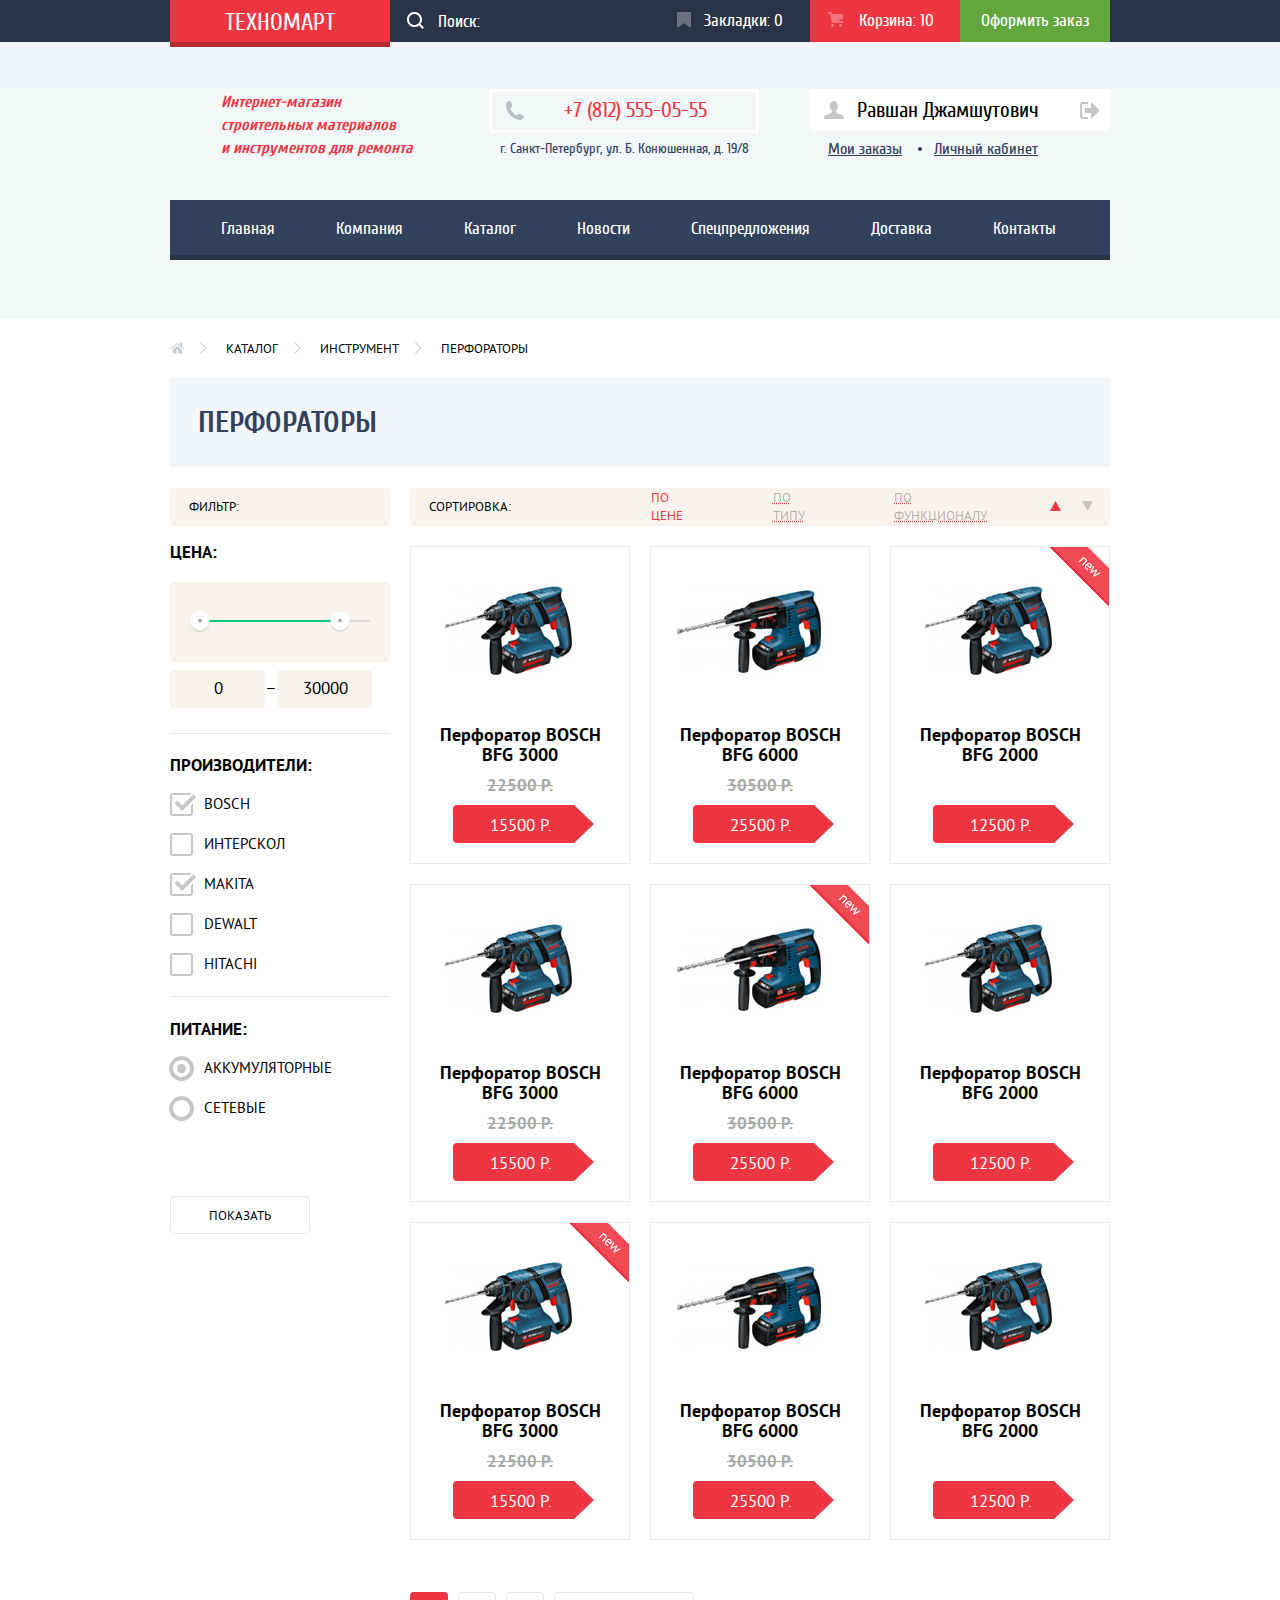
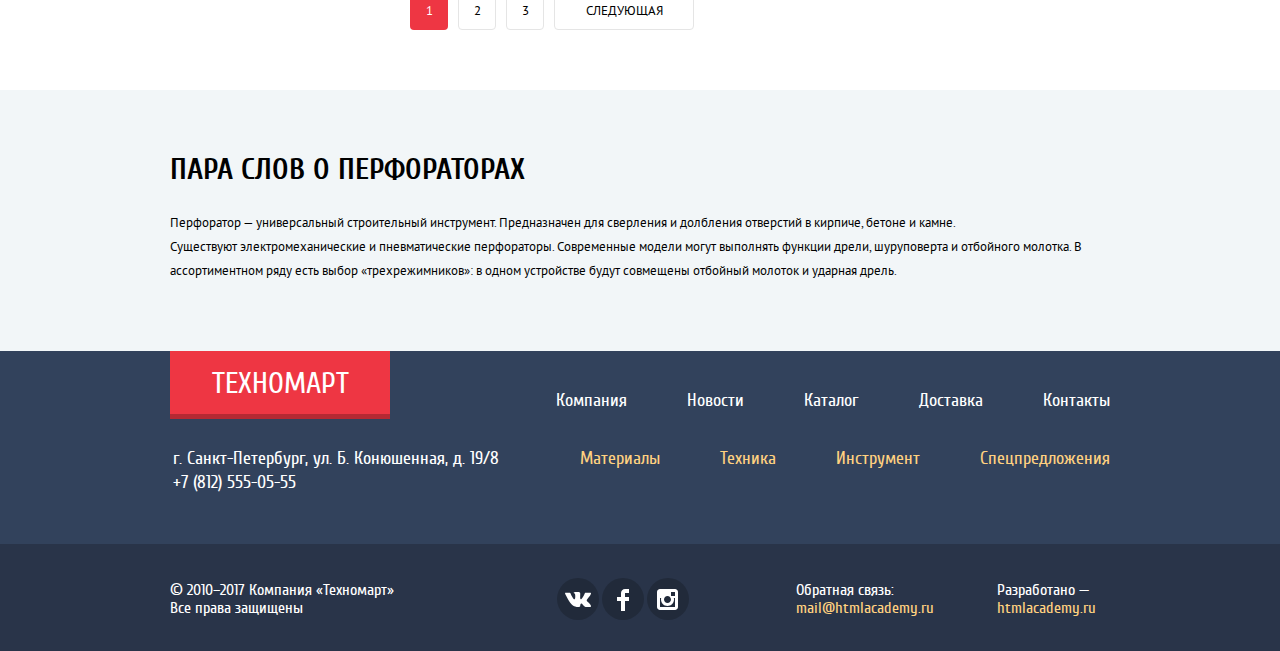
<file: catalog.html>
<!DOCTYPE html>
<html lang="ru">
  <head>
	<meta charset="UTF-8">
	<title>HTML Academy: Техномарт</title>
	<link rel="stylesheet" href="css/normalize-min.css">
	<link rel="stylesheet" href="css/style-min.css">
	<!-- <link rel="stylesheet" href="css/fonts.css" type="text/css"> -->
  </head>
  <body> 
  	<!-- SVG иконки - начало -->
  	<svg aria-hidden="true" style="position: absolute; width: 0; height: 0; overflow: hidden;" version="1.1" xmlns="http://www.w3.org/2000/svg" xmlns:xlink="http://www.w3.org/1999/xlink">
	<defs>
		<symbol id="icon-search" viewBox="0 0 32 32">
			<path d="M32 29.338l-6.667-6.667c1.811-2.342 2.903-5.32 2.903-8.553 0-0 0-0.001 0-0.001v0c0-7.797-6.321-14.118-14.118-14.118s-14.118 6.321-14.118 14.118c0 7.797 6.321 14.118 14.118 14.118v0c3.219 0 6.178-1.090 8.553-2.903l6.667 6.667 2.662-2.662zM3.765 14.118c0-5.709 4.644-10.353 10.353-10.353 5.707 0 10.353 4.644 10.353 10.353 0 5.707-4.646 10.353-10.353 10.353-5.715-0.006-10.347-4.638-10.353-10.352v-0.001z"></path>
		</symbol>
		<symbol  id="icon-bookmark" viewBox="0 0 28 32">
			<path d="M28 30c0 1.1-0.736 1.482-1.636 0.852l-10.726-7.53c-0.9-0.63-2.374-0.63-3.274 0l-10.728 7.53c-0.9 0.63-1.636 0.248-1.636-0.852v-28c0-1.1 0.9-2 2-2h24c1.1 0 2 0.9 2 2v28z"></path>
		</symbol>
		<symbol id="icon-cart" viewBox="0 0 32 32">
			<title>icon-cart</title>
			<path d="M12.8 28.8c0 1.767-1.433 3.2-3.2 3.2s-3.2-1.433-3.2-3.2c0-1.767 1.433-3.2 3.2-3.2s3.2 1.433 3.2 3.2z"></path>
			<path d="M29.867 28.8c0 1.767-1.433 3.2-3.2 3.2s-3.2-1.433-3.2-3.2c0-1.767 1.433-3.2 3.2-3.2s3.2 1.433 3.2 3.2z"></path>
			<path d="M32 4.267h-23.317l-0.9-4.267h-7.782v4.267h4.333l4.235 19.2h23.433v-4.267h-11.859l11.859-4.371z"></path>
		</symbol>
		<symbol id="icon-login" viewBox="0 0 38 32">
			<path d="M28 16l-16.706-16v11.294h-11.294v9.412h11.294v11.294z"></path>
			<path d="M31.974 28.254h-9.463v3.746h9.463c4.1 0 5.655-3.407 5.702-5.696v-20.604c-0.047-2.291-1.602-5.7-5.702-5.7h-9.463v3.746h9.463c1.579 0 1.867 1.282 1.901 1.99v20.525c-0.032 0.708-0.322 1.993-1.901 1.993z"></path>
		</symbol>
		<symbol id="icon-logout" viewBox="0 0 40 32">
			<path d="M39.529 16l-16.706-16v11.294h-11.294v9.412h11.294v11.294z"></path>
			<path d="M5.847 26.263v-20.525c0.034-0.708 0.322-1.99 1.901-1.99h9.463v-3.748h-9.463c-4.1 0-5.655 3.407-5.702 5.698v20.604c0.047 2.289 1.602 5.698 5.702 5.698h9.463v-3.746h-9.463c-1.579 0-1.867-1.286-1.901-1.992z"></path>
		</symbol>
		<symbol id="icon-user" viewBox="0 0 36 32">
			<path d="M31.788 25.184c-3.812-1.307-7.566-2.962-9.257-4.249-1.168-0.891-1.369-2.876-0.919-4.293 1.988-1.605 3.314-4.404 3.314-7.605 0-4.99-3.2-9.036-7.148-9.036s-7.148 4.046-7.148 9.036c0 3.202 1.326 5.998 3.312 7.604 0.45 1.419 0.251 3.404-0.919 4.295-1.689 1.287-5.445 2.94-9.257 4.249s-3.765 6.816-3.765 6.816h35.556s0.044-5.509-3.767-6.816z"></path>
		</symbol>
		<symbol id="icon-home" viewBox="0 0 40 32">
			<path d="M8 21.333v10.667h10.667v-10.667h5.333v10.667h10.667v-10.667l-13.333-11.957z"></path>
			<path d="M39.549 16.973l-4.883-4.304v-12.669h-5.333v7.965l-7.115-6.272c-0.053-0.045-0.115-0.061-0.171-0.099-0.062-0.046-0.132-0.087-0.206-0.122l-0.008-0.003c-0.072-0.026-0.157-0.048-0.245-0.063l-0.009-0.001c-0.083-0.016-0.163-0.032-0.248-0.032-0.083 0-0.163 0.016-0.245 0.032-0.095 0.015-0.181 0.038-0.262 0.070l0.008-0.003c-0.075 0.029-0.141 0.077-0.213 0.123-0.056 0.037-0.12 0.053-0.171 0.099l-17.328 15.28c-0.275 0.246-0.447 0.601-0.447 0.997 0 0.735 0.593 1.331 1.327 1.336h0c0.001 0 0.002 0 0.004 0 0.338 0 0.646-0.126 0.88-0.334l-0.001 0.001 16.448-14.501 16.451 14.501c0.225 0.178 0.513 0.286 0.826 0.286 0.738 0 1.336-0.598 1.336-1.336 0-0.371-0.152-0.707-0.396-0.95l-0-0z"></path>
		</symbol>
		<symbol id="icon-up-dir" viewBox="0 0 35 32">
			<path d="M17.6 0l-17.6 32h35.2z"></path>
		</symbol>
		<symbol id="icon-down-dir" viewBox="0 0 35 32">
			<path d="M17.6 32l-17.6-32h35.2z"></path>
		</symbol>
		<symbol id="icon-close" viewBox="0 0 32 32">
			<path d="M20.226 16l11.31-11.31c0.593-0.593 0.593-1.562 0-2.155l-2.071-2.071c-0.593-0.593-1.562-0.593-2.155 0l-11.31 11.31-11.31-11.31c-0.593-0.593-1.562-0.593-2.155 0l-2.071 2.071c-0.593 0.593-0.593 1.562 0 2.155l11.31 11.31-11.308 11.31c-0.593 0.593-0.593 1.562 0 2.155l2.071 2.071c0.593 0.593 1.562 0.593 2.155 0l11.31-11.31 11.31 11.31c0.593 0.593 1.562 0.593 2.155 0l2.071-2.071c0.593-0.593 0.593-1.562 0-2.155z"></path>
		</symbol>
		<symbol id="icon-checkmark" viewBox="0 0 32 32">
			<path fill="#63a63e" d="M32 16c0 8.837-7.163 16-16 16s-16-7.163-16-16c0-8.837 7.163-16 16-16s16 7.163 16 16z"></path>
			<path fill="#fff" d="M24.068 10.214c-0.088-0.087-0.209-0.141-0.343-0.141s-0.255 0.054-0.343 0.141l-8.94 8.94c-0.088 0.087-0.209 0.141-0.343 0.141s-0.255-0.054-0.343-0.141l-3.947-3.946c-0.088-0.087-0.209-0.141-0.343-0.141s-0.255 0.054-0.343 0.141l-1.714 1.714c-0.087 0.088-0.141 0.209-0.141 0.343s0.054 0.255 0.141 0.343l6.346 6.347c0.088 0.087 0.209 0.141 0.343 0.141s0.255-0.054 0.343-0.141l11.34-11.34c0.087-0.088 0.141-0.209 0.141-0.343s-0.054-0.255-0.141-0.343l-1.714-1.714z"></path>
		</symbol>
		<symbol id="icon-filter-range" viewBox="0 0 20 23" >
			<path opacity="0.3" fill="#ABABAB" d="M10,20C4.477,20,0,15.522,0,10v2c0,5.522,4.477,10,10,10c5.522,0,10-4.478,10-10v-2 C20,15.522,15.522,20,10,20z"/>
		<circle fill="#FFFFFF" cx="10" cy="10" r="10"/>
		<circle fill="#ABABAB" cx="10" cy="10" r="2"/>
</symbol>

	</defs>
	</svg>
	<!-- SVG иконки - конец -->
	<header class="header">

		<section class="header-upper-section">
			<div class="wrapper">
				<div class="header-top">
					<h2 class="visually-hidden">Интернет-магазин Техномарт</h2>
					<a class="header-logo" href="index.html">Техномарт</a>
					<form class="header-search-form">
						<input class="header-search" is="header-search" type="search" placeholder="Поиск:">
						<svg class="icon-search">
 							 <use class="icon-search-mg" xlink:href="#icon-search"></use>
						</svg>
					</form> 
					<a class="header-shortcuts header-bookmarks" href="#"><svg class="header-icon icon-bookmark"><use xlink:href="#icon-bookmark"></use></svg>Закладки: 0</a>
					<a class="header-shortcuts header-shortcut-full header-cart" href="#"><svg class="header-icon icon-cart"><use xlink:href="#icon-cart"></use></svg>Корзина: 10</a>
					<a class="header-shortcuts header-place-order" href="#">Оформить заказ</a>
				 </div>
			</div>
		</section>

		<section class="header-lower-section">
			<div class="wrapper">
				<div class="header-middle">
					<h1 class="header-caption">Интернет-магазин строительных материалов <span class="nowrap">и инструментов для ремонта</span></h1>
					<div class="header-contact-info">
						<span class="header-phone">+7 (812) 555-05-55</span>
						г. Санкт-Петербург, ул. Б. Конюшенная, д. 19/8
					</div>
					<div class="header-profile">
						<a class="header-profile-user" href="#">
							<svg class="header-profile-icon icon-user"><use xlink:href="#icon-user"></use></svg>
							Равшан Джамшутович
							<svg class="header-profile-icon icon-logout"><use xlink:href="#icon-logout"></use></svg>
						</a>
						<a class="header-profile-link" href="my-orders.html">Мои заказы</a>
						<a class="header-profile-link" href="dashboard.html">Личный кабинет</a>					
					</div>
				</div>
			</div>
				<div class="wrapper">
					<nav class="main-menu">
						<a class="menu-item" href="index.html">Главная</a>
						<a class="menu-item" href="about-us.html">Компания</a>
						<a class="menu-item" href="catalog.html">Каталог</a>
						<a class="menu-item" href="news.html">Новости</a>
						<a class="menu-item" href="offers.html">Спецпредложения</a>
						<a class="menu-item" href="delivery.html">Доставка</a>
						<a class="menu-item" href="contacts.html">Контакты</a>
					</nav>
				</div>	
		</section>
	</header>


	<main class="main">
		<div class="wrapper">
			<section class="breadcrumbs">
				<h2 class="visually-hidden">Древо категорий</h2>
				<ul class="breadcrumbs-list list-style-none">
					<li><a class="breadcrumbs-link" href="index.html"><svg class="icon-home"><use xlink:href="#icon-home"></use></svg></a></li>	
					<li><a  class="breadcrumbs-link" href="catalog.html">Каталог</a></li>
					<li><a  class="breadcrumbs-link" href="catalog-tools.html">Инструмент</a></li>
					<li><a  class="breadcrumbs-link" href="catalog-tools-perforator.html">Перфораторы</a></li>
				</ul>
			</section>
			<h2 class="current-category">Перфораторы</h2>
			<div class="main-block">
				<section class="filter-section">
				    <h2 class="visually-hidden">Фильтр товаров</h2>
			  		<!-- Форма -->
				    <form class="filter" method="get" action="#">
				         <h4 class="filter-header">Фильтр:</h4> 
				         <fieldset class="filter-fieldset"> 
				         		<legend class="filter-legend filter-legend-price">Цена:</legend>
				         		<div class="price-range">
				         			<svg class="icon-filter-range icon-filter-min"><use xlink:href="#icon-filter-range"></use></svg>
				         			<svg class="icon-filter-range icon-filter-max"><use xlink:href="#icon-filter-range"></use></svg>
				         			<div class="filter-range-active"></div>
				         			<div class="filter-range-inactive"></div>
				         		</div>
				         		<div class="price-range-list">
				         			<input class="filter-price-input" value="0" type="number">&ndash;
				         			<input class="filter-price-input" value="30000" type="number">
				         		</div>
				         </fieldset>
				         <fieldset class="filter-fieldset brands-fieldset">
				         		<legend class="filter-legend filter-legend-brands">Производители:</legend>
				         			<input class="visually-hidden filter-input filter-checkbox" type="checkbox" name="filter-item-bosch" id="filter-label-bosch" checked>
							<label class="filter-option-label" for="filter-label-bosch">BOSCH</label>
				         			<input class="visually-hidden filter-input filter-checkbox" type="checkbox" name="filetr-item-interskol" id="filter-label-interskol">
				         			<label class="filter-option-label" for="filter-label-interskol">Интерскол</label>
				         			<input class="visually-hidden filter-input filter-checkbox" type="checkbox" name="filter-item-makita" id="filter-label-makita" checked>
				         			<label class="filter-option-label" for="filter-label-makita">makita</label>
				         			<input class="visually-hidden filter-input filter-checkbox" type="checkbox" name="filter-item-dewalt" id="filter-label-dewalt">
				         			<label class="filter-option-label" for="filter-label-dewalt">DeWALT</label>
				         			<input class="visually-hidden filter-input filter-checkbox" type="checkbox" name="filter-item-hitachi" id="filter-label-hitachi">
				         			<label class="filter-option-label" for="filter-label-hitachi">Hitachi</label>
				         </fieldset>
				         <fieldset class="filter-fieldset power-fieldset">
				         		<legend class="filter-legend filter-legend-power">Питание:</legend>
				         			<input class="visually-hidden filter-input filter-radiobutton" type="radio" name="filter-power" id="filter-power-cordless" checked>
				         			<label class="filter-option-label" for="filter-power-cordless">Аккумуляторные</label>
				         			<input class="visually-hidden filter-input filter-radiobutton" type="radio" name="filter-power" id="filter-power-wired">
				         			<label class="filter-option-label" for="filter-power-wired">Сетевые</label>
				         </fieldset>
				         <button type="submit" class="catalog-button filter-button">Показать</button>
				    </form>
				<!-- Конец формы -->
				</section>
				<section class="catalog">
					<div class="catalog-sort">
						<h4 class="catalog-sort-header">Сортировка:</h4> <!-- .catalog h4 -->
							<a class="sort-parameter sort-parameter-selected" href="#by-price">По цене</a>
							<a class="sort-parameter sort-parameter-general" href="#by-type">По типу</a>
							<a class="sort-parameter sort-parameter-general" href="#by-function">По функционалу</a>
							<a class="icon-dir dir-active" href="#ascending">
								<svg class="catalog-icon icon-up-dir"><use xlink:href="#icon-up-dir"></use></svg>
							</a>
							<a class="icon-dir dir-inactive" href="#descending">
								<svg class="catalog-icon icon-down-dir"><use xlink:href="#icon-down-dir"></use></svg>
							</a>
					</div>
					<ul class="catalog-items-list list-style-none"> 
						
						<li class="item">
							<div class="item-wrapper">
								<div class="item-image">
									<img src="img/bosch-bfg-3000.jpg" alt="Перфоратор BOSCH BFG 3000" width="218" height="169">
								</div>
								<h3 class="item-caption">Перфоратор BOSCH BFG 3000</h3>
								<span class="old-price">22500 Р.</span>
								<button class="price button" type="button">15500 Р.</button>
								<div class="catalog-item-on-hover">
									<a href="#" class="button-add-to-cart"><svg class="hover-icon icon-button-cart"><use xlink:href="#icon-cart"></use></svg>Купить</a>
									<button type="button" class="button-bookmark">В закладки</button>
								</div>
							</div>
						</li>
						<li class="item">
							<div class="item-wrapper">
								<div class="item-image">
									<img src="img/bosch-bfg-6000.jpg" alt="Перфоратор BOSCH BFG 6000" width="218" height="169">
								</div>
								<h3 class="item-caption">Перфоратор BOSCH BFG 6000</h3>
								<span class="old-price">30500 Р.</span>
								<button class="price button" type="button">25500 Р.</button>
								<div class="catalog-item-on-hover">
									<a href="#" class="button-add-to-cart"><svg class="hover-icon icon-button-cart"><use xlink:href="#icon-cart"></use></svg>Купить</a>
									<button type="button" class="button-bookmark">В закладки</button>
								</div>
							</div>
						</li>
						<li class="item item-new">
							<div class="item-wrapper">
								<div class="item-image">
									<img src="img/bosch-bfg-2000.jpg" alt="Перфоратор BOSCH BFG 2000" width="218" height="169">
								</div>
								<h3 class="item-caption">Перфоратор BOSCH BFG 2000</h3>
								<span class="old-price"></span>
								<button class="price button" type="button">12500 Р.</button>
								<div class="catalog-item-on-hover">
									<a href="#" class="button-add-to-cart"><svg class="hover-icon icon-button-cart"><use xlink:href="#icon-cart"></use></svg>Купить</a>
									<button type="button" class="button-bookmark">В закладки</button>
								</div>
							</div>
						</li>
						<li class="item">
							<div class="item-wrapper">
								<div class="item-image">
									<img src="img/bosch-bfg-3000.jpg" alt="Перфоратор BOSCH BFG 3000" width="218" height="169">
								</div>
								<h3 class="item-caption">Перфоратор BOSCH BFG 3000</h3>
								<span class="old-price">22500 Р.</span>
								<button class="price button" type="button">15500 Р.</button>
								<div class="catalog-item-on-hover">
									<a href="#" class="button-add-to-cart"><svg class="hover-icon icon-button-cart"><use xlink:href="#icon-cart"></use></svg>Купить</a>
									<button type="button" class="button-bookmark">В закладки</button>
								</div>
							</div>
						</li>
						<li class="item item-new">
							<div class="item-wrapper">
								<div class="item-image">
									<img src="img/bosch-bfg-6000.jpg" alt="Перфоратор BOSCH BFG 6000" width="218" height="169">
								</div>
								<h3 class="item-caption">Перфоратор BOSCH BFG 6000</h3>
								<span class="old-price">30500 Р.</span>
								<button class="price button" type="button">25500 Р.</button>
								<div class="catalog-item-on-hover">
									<a href="#" class="button-add-to-cart"><svg class="hover-icon icon-button-cart"><use xlink:href="#icon-cart"></use></svg>Купить</a>
									<button type="button" class="button-bookmark">В закладки</button>
								</div>
							</div>
						</li>
						<li class="item">
							<div class="item-wrapper">
								<div class="item-image">
									<img src="img/bosch-bfg-2000.jpg" alt="Перфоратор BOSCH BFG 2000" width="218" height="169">
								</div>
								<h3 class="item-caption">Перфоратор BOSCH BFG 2000</h3>
								<span class="old-price"></span>
								<button class="price button" type="button">12500 Р.</button>
								<div class="catalog-item-on-hover">
									<a href="#" class="button-add-to-cart"><svg class="hover-icon icon-button-cart"><use xlink:href="#icon-cart"></use></svg>Купить</a>
									<button type="button" class="button-bookmark">В закладки</button>
								</div>
							</div>
						</li>
						<li class="item item-new">
							<div class="item-wrapper">
								<div class="item-image">
									<img src="img/bosch-bfg-3000.jpg" alt="Перфоратор BOSCH BFG 3000" width="218" height="169">
								</div>
								<h3 class="item-caption">Перфоратор BOSCH BFG 3000</h3>
								<span class="old-price">22500 Р.</span>
								<button class="price button" type="button">15500 Р.</button>
								<div class="catalog-item-on-hover">
									<a href="#" class="button-add-to-cart"><svg class="hover-icon icon-button-cart"><use xlink:href="#icon-cart"></use></svg>Купить</a>
									<button type="button" class="button-bookmark">В закладки</button>
								</div>
							</div>
						</li>
						<li class="item">
							<div class="item-wrapper">
								<div class="item-image">
									<img src="img/bosch-bfg-6000.jpg" alt="Перфоратор BOSCH BFG 6000" width="218" height="169">
								</div>
								<h3 class="item-caption">Перфоратор BOSCH BFG 6000</h3>
								<span class="old-price">30500 Р.</span>
								<button class="price button" type="button">25500 Р.</button>
								<div class="catalog-item-on-hover">
									<a href="#" class="button-add-to-cart"><svg class="hover-icon icon-button-cart"><use xlink:href="#icon-cart"></use></svg>Купить</a>
									<button type="button" class="button-bookmark">В закладки</button>
								</div>
							</div>
						</li>
						<li class="item">
							<div class="item-wrapper">
								<div class="item-image">
									<img src="img/bosch-bfg-2000.jpg" alt="Перфоратор BOSCH BFG 2000" width="218" height="169">
								</div>
								<h3 class="item-caption">Перфоратор BOSCH BFG 2000</h3>
								<span class="old-price"></span>
								<button class="price button" type="button">12500 Р.</button>
								<div class="catalog-item-on-hover">
									<a href="#" class="button-add-to-cart"><svg class="hover-icon icon-button-cart"><use xlink:href="#icon-cart"></use></svg>Купить</a>
									<button type="button" class="button-bookmark">В закладки</button>
								</div>
							</div>
						</li>
					</ul>
					<ul class="pagination-list list-style-none"> 
						<li><button class="catalog-button pagination-selected" type="button">1</button></li> 
						<li><button class="catalog-button pagination" type="button">2</button></li> 
						<li><button class="catalog-button pagination" type="button">3</button></li> 
						<li><button class="catalog-button pagination pagination-next" type="button">Следующая</button></li> 
					</ul> 
				</section>
			</div>
		</div>
		<section class="category-details">
			<div class="wrapper">
				<h2 class="category-details-header">Пара слов о перфораторах</h2>
				<p class="category-details-paragraph"> Перфоратор — универсальный строительный инструмент. Предназначен для сверления и долбления отверстий в кирпиче, бетоне и камне. <br>Cуществуют электромеханические и пневматические перфораторы. Современные модели могут выполнять функции дрели, шуруповерта и отбойного молотка. В ассортиментном ряду есть выбор «трехрежимников»: в одном устройстве будут совмещены отбойный молоток и ударная дрель.</p>
			</div>
		</section>
	</main>


	<footer class="footer">
		<div class="footer-top">
			<div class="wrapper">
				<div class="footer-top-contents">
					<div class="footer-info-section">
						<a class="footer-logo" href="">Техномарт</a>
						<p class="footer-contact-info">г. Санкт-Петербург, ул. Б. Конюшенная, д. 19/8<br>
							   +7 (812) 555-05-55</p>
					</div>
					<div class="footer-menu-section">
						<ul class="footer-general-menu footer-menu list-style-none">
							<li><a class="footer-menu-link" href="about-us.html">Компания</a></li>
							<li><a class="footer-menu-link" href="news.html">Новости</a></li>
							<li><a class="footer-menu-link" href="catalog.html">Каталог</a></li>
							<li><a class="footer-menu-link" href="delivery.html">Доставка</a></li>
							<li><a class="footer-menu-link" href="contacts.html">Контакты</a></li>
						</ul>
						<ul class="footer-catalog-menu footer-menu list-style-none">
							<li><a class="footer-menu-link footer-catalog-link" href="catalog-materials.html">Материалы</a></li>
							<li><a class="footer-menu-link footer-catalog-link" href="catalog-heavy-machinery.html">Техника</a></li>
							<li><a class="footer-menu-link footer-catalog-link" href="catalog-tools.htms">Инструмент</a></li>
							<li><a class="footer-menu-link footer-catalog-link" href="catalog-sale.html">Спецпредложения</a></li>
						</ul>
					</div>
				</div>
			</div>
		</div>

		<div class="footer-bottom">
			<div class="wrapper">
				<div class="footer-bottom-contents">
					<p class="footer-copyright">© 2010–2017 Компания «Техномарт»<br>
							Все права защищены
					</p>	
					
					<div class="footer-social-links">
						<a class="social social-vk" href="https://vk.com/">ВКонтакте</a>
						<a class="social social-fb" href="https://facebook.com/">Facebook</a>
						<a class="social social-ig" href="https://instagram.com/">Instagram</a>
					</div>
						
					<p class="footer-feedback">Обратная связь:<br>
						<a class="footer-link" href="mailto:mail@htmlacademy.ru">mail@htmlacademy.ru</a>
					</p>
					<p class="footer-dev">Разработано — <br>
						<a class="footer-link" href="http://htmlacademy.ru/intensive/htmlcss">htmlacademy.ru</a>
					</p>
				</div>
			</div>
		</div>
	</footer>
	
	<div class="popup display-none purchase-popup">
		<div class="popup-wrapper">
			<svg class="icon-checkmark"><use xlink:href="#icon-checkmark"></use></svg>
			<div class="purchase-message">Товар добавлен в корзину!</div>
		</div>
		<div class="popup-button-field">
			<div class="popup-wrapper">
				<button class="button purchase-checkout-button">Оформить заказ</button>
				<button class="button purchase-continue-button">Продолжить покупки</button>
			</div>
		</div>
		<a href="#close"><svg class="purchase-close icon-popup-close"><use xlink:href="#icon-close"></use></svg></a>
	</div>

	<script src="js/scripts-min.js"></script>
  </body>
</html>
</file>
<file: css/style-min.css>
/*! Generated by Font Squirrel (https://www.fontsquirrel.com) on June 20, 2018 */.featured-category-list,.header-middle,.header-profile{-webkit-box-orient:horizontal;-webkit-box-direction:normal}.catalog-item-on-hover,.featured-category-list,.header-middle,.header-profile,.popular-brands-list{-webkit-box-direction:normal}.brand,.brand-link,.map,.purchase-message,.social{vertical-align:middle}@font-face{font-family:Cuprum;src:url(../fonts/cuprum-regular-webfont.woff2) format("woff2"),url(../fonts/cuprum-regular-webfont.woff) format("woff");font-weight:400;font-style:normal}@font-face{font-family:Cuprum;src:url(../fonts/cuprum-bold-webfont.woff2) format("woff2"),url(../fonts/cuprum-bold-webfont.woff) format("woff");font-weight:700;font-style:normal}@font-face{font-family:"PT Sans";src:url(../fonts/pts55f-webfont.woff2) format("woff2"),url(../fonts/pts55f-webfont.woff) format("woff");font-weight:400;font-style:normal}@font-face{font-family:"PT Sans";src:url(../fonts/pts75f-webfont.woff2) format("woff2"),url(../fonts/pts75f-webfont.woff) format("woff");font-weight:700;font-style:normal}body{margin:0 auto;padding:0;min-width:960px;font-family:Cuprum,Tahoma,sans-serif;font-size:18px;line-height:24px;font-weight:400;color:#fff;background-color:#fff}*,::after,::before{-webkit-box-sizing:border-box;box-sizing:border-box}.visually-hidden:not(:focus):not(:active),input[type=checkbox].visually-hidden,input[type=radio].visually-hidden{position:absolute;width:1px;height:1px;margin:-1px;border:0;padding:0;white-space:nowrap;-webkit-clip-path:inset(100%);clip-path:inset(100%);clip:rect(0 0 0 0);overflow:hidden}.button,.header-logo{padding-top:11px;color:#fff;text-transform:uppercase;text-decoration:none;text-align:center}.display-none{display:none}.list-style-none{list-style:none}.wrapper{width:940px;margin:0 auto}.button{display:block;width:10px;height:38px;background-color:#ee3643;font-size:14px;line-height:18px;border:none;-webkit-border-radius:4px;border-radius:4px}.button:focus,.button:hover{background-color:#ca2c37}.button:active{background-color:#ba2732}.header{background-color:#f2f6f8}.header-upper-section{background-color:#293449;margin-bottom:47px}.header-top{display:-webkit-box;display:-webkit-flex;display:-ms-flexbox;display:flex;height:42px}.header-logo{width:220px;padding-bottom:10px;margin:0;background-color:#ee3643;font-size:24px;line-height:24px;-webkit-box-shadow:0 5px 0 #b52933;box-shadow:0 5px 0 #b52933}.header-logo:focus,.header-logo:hover{background-color:#ca2c37}.header-logo:active{background-color:#ba2732}.header-search-form{position:relative}.icon-bookmark,.icon-cart,.icon-search{position:absolute;top:12px}.header-search{width:270px;height:100%;margin:0;padding-left:48px;border:none;color:#fff;background-color:#293449}.icon-search{width:17px;height:17px;left:17px;fill:#fff}.header-search::-webkit-input-placeholder{color:#fff;font-size:17px;opacity:1}.header-search:-ms-input-placeholder{color:#fff;font-size:17px;opacity:1}.header-search::-ms-input-placeholder{color:#fff;font-size:17px;opacity:1}.header-search::-moz-placeholder{color:#fff;font-size:17px;opacity:1}.header-search::placeholder{color:#fff;font-size:17px;opacity:1}.header-search:hover{background-color:#212a3a}.header-search:hover:not(:focus)+svg .icon-search-mg{opacity:.5}.header-search:focus{padding-left:48px;background-color:#fff;color:#000;outline:0}.header-search:focus+svg .icon-search-mg{fill:#ee3643}.header-icon{fill:#fff;opacity:.3}.icon-bookmark{left:17px;width:14px;height:16px}.icon-cart{left:18px;width:15px;height:15px}.header-shortcuts{position:relative;padding-top:12px;color:#fff;font-size:17px;line-height:18px;text-decoration:none}.header-bookmarks,.header-cart{width:150px}.header-bookmarks{padding-left:44px}.header-cart{padding-left:49px}.header-shortcuts:focus,.header-shortcuts:hover{background-color:#161d29}.header-shortcuts:focus .header-icon,.header-shortcuts:hover .header-icon{opacity:1}.header-shortcuts:active .header-icon,.menu-item:active{opacity:.5}.header-shortcuts:active{color:rgba(255,255,255,.6)}.header-shortcut-full{background-color:#ee3643}.header-shortcut-full:focus,.header-shortcut-full:hover{background-color:#ca2c37}.header-shortcut-full:active{background-color:#ba2732;color:rgba(255,255,255,.5)}.header-place-order{width:150px;padding-left:0;text-align:center;background-color:#63a63e}.header-place-order:focus,.header-place-order:hover{background-color:#5fbb2d}.header-place-order:active{background-color:#518534;opacity:.5}.header-lower-section{background-color:#f3f7f8;margin-bottom:40px;border-bottom:1px solid transparent}.header-middle{display:-webkit-box;display:-webkit-flex;display:-ms-flexbox;display:flex;margin-bottom:39px;-webkit-flex-flow:row wrap;-ms-flex-flow:row wrap;flex-flow:row wrap;-webkit-box-pack:end;-webkit-justify-content:flex-end;-ms-flex-pack:end;justify-content:flex-end;-webkit-box-align:start;-webkit-align-items:flex-start;-ms-flex-align:start;align-items:flex-start}.header-caption{display:block;margin:2px 0 0;padding-left:6px;width:185px;color:#ee3643;font-size:16px;line-height:23px;font-style:italic}.nowrap{white-space:nowrap}.header-contact-info{display:block;width:270px;margin-right:51px;margin-left:89px;color:#32425c;font-size:14px;line-height:24px;text-align:center}.header-phone,.header-profile-user,.profile-logged-out{font-size:21px;line-height:21px}.header-phone{display:block;padding-left:23px;padding-top:8px;padding-bottom:9px;margin-bottom:4px;color:#ee3643;background-image:url(../img/icon-phone.svg);background-repeat:no-repeat;background-position:13px 9px;text-transform:uppercase;border:3px solid #fff}.header-profile{display:-webkit-box;display:-webkit-flex;display:-ms-flexbox;display:flex;-webkit-flex-basis:300px;-ms-flex-preferred-size:300px;flex-basis:300px;width:300px;-webkit-flex-flow:row wrap;-ms-flex-flow:row wrap;flex-flow:row wrap;-webkit-box-pack:start;-webkit-justify-content:flex-start;-ms-flex-pack:start;justify-content:flex-start}.profile-logged-out{padding-top:11px;padding-bottom:11px;text-align:center;background-color:#fff;color:#000;text-decoration:none}.header-login{position:relative;width:120px;padding-left:20px;margin-left:20px}.icon-login{position:absolute;top:13px;left:13px;width:20px;height:17px;fill:#c5c5c5}.header-login:focus .icon-login,.header-login:hover .icon-login{fill:#32425c}.header-login:active .icon-login,.header-profile-icon{fill:#c5c5c5}.header-signup{width:150px;margin-left:10px}.profile-logged-out:focus,.profile-logged-out:hover{color:#ee3643}.profile-logged-out:active{color:rgba(0,0,0,.3)}.header-profile-user{position:relative;width:100%;padding:11px 47px 10px;margin-bottom:9px;background-color:#fff;color:#000;text-decoration:none}.icon-user{position:absolute;top:12px;left:14px;width:20px;height:18px}.icon-logout{position:absolute;top:13px;right:10px;width:21px;height:17px}.header-profile-user:focus,.header-profile-user:hover{color:#ee3643}.header-profile-user:focus .header-profile-icon,.header-profile-user:hover .header-profile-icon{fill:#32425c}.header-profile-user:active .header-profile-icon{fill:#c5c5c5}.header-profile-user:active{color:rgba(0,0,0,.3)}.header-profile-link{padding-left:18px;padding-right:14px;color:#32425c;font-size:16px;line-height:18px;text-decoration:underline}.featured-button,.item-wrapper,.menu-item{text-decoration:none}.header-profile-link:last-child{position:relative}.header-profile-link:last-child::before{position:absolute;top:7px;left:2px;content:"";display:block;width:4px;height:4px;-webkit-border-radius:50%;border-radius:50%;background-color:#32425c}.featured,.main-menu{display:-webkit-box;display:-webkit-flex;display:-ms-flexbox}.header-profile-link:focus,.header-profile-link:hover{color:#ee3643}.header-profile-link:active{color:rgba(50,66,92,.3)}.main-menu{display:flex;-webkit-flex-basis:940px;-ms-flex-preferred-size:940px;flex-basis:940px;margin-bottom:60px;padding-left:21px;padding-right:24px;height:60px;-webkit-box-pack:justify;-webkit-justify-content:space-between;-ms-flex-pack:justify;justify-content:space-between;-webkit-box-align:stretch;-webkit-align-items:stretch;-ms-flex-align:stretch;align-items:stretch;background-color:#32425c;border-bottom:5px solid #293449}.menu-item{-webkit-box-flex:1;-webkit-flex-grow:1;-ms-flex-positive:1;flex-grow:1;padding-top:20px;color:#fff;font-size:17px;line-height:17px;text-align:center}.menu-item:focus,.menu-item:hover{background-color:#293449}.main{background-color:#fff}.featured{display:flex;width:940px;margin-bottom:35px}.featured-category-list{display:-webkit-box;display:-webkit-flex;display:-ms-flexbox;display:flex;width:620px;padding:0;margin:18px 0;-webkit-flex-flow:row wrap;-ms-flex-flow:row wrap;flex-flow:row wrap;-webkit-box-pack:justify;-webkit-justify-content:space-between;-ms-flex-pack:justify;justify-content:space-between;-webkit-box-align:start;-webkit-align-items:flex-start;-ms-flex-align:start;align-items:flex-start}.featured-button,.popular-caption{display:block;text-transform:uppercase}.featured-category-list:last-child{-webkit-box-orient:vertical;-webkit-box-direction:normal;-webkit-flex-flow:column nowrap;-ms-flex-flow:column nowrap;flex-flow:column nowrap;width:300px;margin-left:20px}.featured-category{position:relative;width:300px;height:123px}.featured-title{margin:0 0 12px;padding:21px 0 0 22px;font-size:24px;line-height:30px}.featured-heavy-machinery,.featured-sale{margin-bottom:20px;background-repeat:no-repeat}.featured-button{margin-left:25px;width:135px;height:38px;padding-top:10px;color:#fff;background-color:rgba(0,0,0,.1);text-align:center;font-size:14px;line-height:18px;-webkit-border-radius:4px;border-radius:4px}.slide,.slider-block{position:relative;width:620px;height:266px}.featured-materials{margin-right:20px;background-image:url(../img/icon-1.svg);background-repeat:no-repeat;background-position:213px 31px;background-color:#ffbf47}.featured-tools{background-image:url(../img/icon-2.svg);background-repeat:no-repeat;background-position:197px 33px;background-color:#3bbce3}.featured-heavy-machinery{background-image:url(../img/icon-3.svg);background-position:191px 31px;background-color:#dc91d8}.featured-sale{background-image:url(../img/icon-4.svg);background-position:196px 26px;background-color:#8ed78f}.featured-delivery{background-image:url(../img/icon-5.svg);background-repeat:no-repeat;background-position:191px 32px;background-color:#ffc047}.featured-button:focus,.featured-button:hover{background-color:rgba(0,0,0,.2)}.featured-button:active{background-color:rgba(0,0,0,.3)}.slide-header{margin:0;padding:22px 0 0 24px;font-size:36px;line-height:36px;text-transform:uppercase}.slide-paragraph{padding:1px 0 0 24px;margin:0;font-size:18px;line-height:24px}.slider-block{padding:0;margin-top:20px;margin-bottom:0}.arrow-left{position:absolute;top:114px;left:25px}.arrow-right{position:absolute;top:114px;right:20px}.icon-left,.icon-right{width:22px;height:40px;fill:#fff}.slider-position{content:"";position:absolute;bottom:36px;left:-webkit-calc(50% - 15px);left:calc(50% - 15px);width:10px;height:10px;-webkit-border-radius:50%;border-radius:50%;background-color:#fff}.slider-position:last-child{left:-webkit-calc(50% + 5px);left:calc(50% + 5px)}.slider-position-current{-webkit-box-shadow:inset 0 0 0 2px #fff;box-shadow:inset 0 0 0 2px #fff}.slider-position.slider-position-current{background-color:#ee3643}.slide-1,.slide-2{background-color:#293449;background-repeat:no-repeat}.slide-1{background-image:url(../img/featured-slide-1.jpg)}.slide-2{background-image:url(../img/featured-slide-2.jpg)}.button-slider{position:absolute;width:195px;left:25px;bottom:22px}.popular-brands-header,.popular-items-header{position:relative;background-color:#f9f5f0;height:89px}.popular-items-header{margin-bottom:18px}.button-popular{position:absolute;top:25px;right:24px;width:253px}.item-new::before,.services-list::after{right:0;content:"";background-repeat:no-repeat}.popular-caption{padding:29px 0 0 27px;margin:0;color:#32425c;font-size:30px;line-height:30px}.popular-items-list{display:-webkit-box;display:-webkit-flex;display:-ms-flexbox;display:flex;-webkit-box-pack:justify;-webkit-justify-content:space-between;-ms-flex-pack:justify;justify-content:space-between;padding:2px 0 0;margin:0 0 21px}.item-wrapper{display:block}.item{position:relative;display:block;width:220px;height:318px;background-color:#fff;color:#000;font-family:"PT Sans",Tahoma,sans-serif;font-weight:700;tabindex:0;nav-index:0;border:1px solid #eaeaea}.item:hover{-webkit-box-shadow:5px 9px 40px -5px rgba(41,52,73,.5);box-shadow:5px 9px 40px -5px rgba(41,52,73,.5)}.item:focus .catalog-item-on-hover,.item:hover .catalog-item-on-hover{visibility:visible}.item-new::before{position:absolute;top:0;z-index:1;width:60px;height:59px;background-image:url(../img/catalog-item-new-2.png)}.item-caption{padding:0 19px;margin-top:3px;margin-bottom:11px;color:#000;font-size:18px;line-height:20px;text-align:center}.old-price,.price{font-size:17px;display:block;text-align:center}.old-price{height:18px;color:#a9a9a9;line-height:18px;text-decoration:line-through}.price{position:relative;width:121px;height:38px;padding-top:6px;padding-left:20px;margin-left:42px;margin-top:9px;background-color:#ee3643;color:#fff;line-height:18px;text-transform:uppercase;-webkit-border-top-right-radius:0;border-top-right-radius:0;-webkit-border-bottom-right-radius:0;border-bottom-right-radius:0;border:none}.button-add-to-cart,.button-bookmark{font-family:Cuprum,Tahoma,sans-serif;font-weight:400;font-size:14px;line-height:18px}.price::after{content:"";position:absolute;left:121px;top:0;display:block;width:0;height:0;border-left:20px solid #ee3643;border-top:19px solid transparent;border-bottom:19px solid transparent}@media all and (-ms-high-contrast:none),(-ms-high-contrast:active){.price::after{left:120px}}.price:focus::after,.price:hover::after{border-left-color:#ca2c37}.price:active::after{border-left-color:#ba2732}.catalog-item-on-hover{visibility:hidden;display:-webkit-box;display:-webkit-flex;display:-ms-flexbox;display:flex;-webkit-box-orient:vertical;-webkit-flex-flow:column nowrap;-ms-flex-flow:column nowrap;flex-flow:column nowrap;-webkit-box-align:center;-webkit-align-items:center;-ms-flex-align:center;align-items:center;-webkit-box-pack:center;-webkit-justify-content:center;-ms-flex-pack:center;justify-content:center;position:absolute;top:0;left:0;width:218px;height:169px;background-color:#fff}.button-add-to-cart,.button-bookmark{position:relative;width:135px;height:38px;-webkit-border-radius:4px;border-radius:4px;text-transform:uppercase}.icon-button-cart{position:absolute;top:10px;left:12px;width:15px;height:15px;fill:#fff;opacity:.3}.button-add-to-cart{display:block;padding:9px 47px;color:#fff;background-color:#63a63e;margin-bottom:7px;text-decoration:none;border-width:0;border-bottom:3px solid #367315}.button-add-to-cart:focus,.button-add-to-cart:hover{background-color:#5fbb2d}.button-add-to-cart:focus .icon-button-cart,.button-add-to-cart:hover .icon-button-cart{opacity:1}.brand:active .brand-link,.button-bookmark:active{opacity:.3}.button-add-to-cart:active{background-color:#518534;border-color:#518534}.button-bookmark{color:#32425c;background-color:#fff;border:3px solid #63a63e}.breadcrumbs,.company-info-paragraph,.feedback-input,.filter-section,.service-description-paragraph{font-family:"PT Sans",Tahoma,sans-serif}.button-bookmark:focus,.button-bookmark:hover{border-color:#32425c}.popular-brands-header{margin:0 0 20px;padding:0}.popular-brands .popular-caption{padding-left:24px}.popular-brands-list{display:-webkit-box;display:-webkit-flex;display:-ms-flexbox;display:flex;-webkit-box-orient:horizontal;-webkit-flex-flow:row wrap;-ms-flex-flow:row wrap;flex-flow:row wrap;-webkit-flex-basis:940px;-ms-flex-preferred-size:940px;flex-basis:940px;-webkit-box-pack:start;-webkit-justify-content:flex-start;-ms-flex-pack:start;justify-content:flex-start;margin:0 0 65px;padding:0}.brand{margin:0 20px 20px 0;padding:0;width:220px;height:145px;text-align:center;border:1px solid #eaeaea}.brand:nth-child(4n){margin-right:0}.brand:focus,.brand:hover{-webkit-box-shadow:0 7px 30px -3px rgba(41,52,73,.5);box-shadow:0 7px 30px -3px rgba(41,52,73,.5)}.brand:active{-webkit-box-shadow:0 5px 17px -2px rgba(41,52,73,.5);box-shadow:0 5px 17px -2px rgba(41,52,73,.5)}.brand-link{display:inline-block;width:100%;height:100%;padding-top:27px}.services-list,.services-wrapper{display:-webkit-box;display:-webkit-flex;display:-ms-flexbox}.services{background-color:#f2f6f8;padding-top:64px;margin-bottom:48px}.services-wrapper{display:flex;-webkit-box-pack:start;-webkit-justify-content:flex-start;-ms-flex-pack:start;justify-content:flex-start;-webkit-box-align:start;-webkit-align-items:flex-start;-ms-flex-align:start;align-items:flex-start;min-height:285px}.services-title{margin:0 0 28px;padding:0;color:#000;font-size:30px;line-height:30px;text-transform:uppercase}input.service-tab{display:none}input.service-tab[type=radio]+label.service-option{height:61px;padding-left:23px;padding-top:13px;background-color:#32425c;color:#fff;font-weight:700;font-size:21px;line-height:30px;border-top:1px solid #405069;border-bottom:1px solid #293449}input.service-tab[type=radio]+label.service-option:focus,input.service-tab[type=radio]+label.service-option:hover{background-color:#293449;border-bottom-color:transparent}input.service-tab[type=radio]+label.service-option:active,input.service-tab[type=radio]:checked+label.service-option{background-color:#fff;color:#32425c;border-color:transparent}.services-list{position:relative;display:flex;-webkit-box-orient:vertical;-webkit-box-direction:normal;-webkit-flex-flow:column nowrap;-ms-flex-flow:column nowrap;flex-flow:column nowrap;width:240px;padding:0;margin:0 60px 0 0}.breadcrumbs-list,.feedback-form,.footer-top-contents{-webkit-box-orient:horizontal;-webkit-box-direction:normal}.services-list::after{position:absolute;z-index:300;top:-40px;width:10px;height:272px;background-image:url(../img/services-list-shadow.png)}.service-description{width:640px;height:100%;padding-left:20px;background-position:right bottom}.service-description-title{padding:0 0 25px;margin:0;color:#32425c;font-size:36px;line-height:36px;text-transform:uppercase}.service-description-paragraph{margin:0;padding:0 0 67px;color:#000;font-weight:400;font-size:13px;line-height:24px}.service-warranty{background-image:url(../img/services-bg-warranty.png);background-repeat:no-repeat;background-position:right top}.service-warranty .service-description-paragraph{width:380px}.service-delivery{background-image:url(../img/services-bg-delivery.png);background-repeat:no-repeat;background-position:right 25px}.service-delivery .service-description-paragraph{width:280px}.service-loan{background-image:url(../img/services-bg-loan.png);background-repeat:no-repeat;background-position:right top}.service-loan .service-description-paragraph{width:380px}.request-loan{margin-top:20px;width:195px}.company-info{position:relative;display:-webkit-box;display:-webkit-flex;display:-ms-flexbox;display:flex;-webkit-box-pack:justify;-webkit-justify-content:space-between;-ms-flex-pack:justify;justify-content:space-between;padding-top:29px;padding-bottom:86px;color:#000;font-size:13px;line-height:24px}.footer-logo,.footer-menu-link{color:#fff;text-decoration:none}.company-info-title{margin:0 0 29px;padding:0;font-size:30px;line-height:30px;text-transform:uppercase}.company-info-paragraph{padding:0 0 24px;margin:0}.about-us{width:520px}.company-info-paragraph:nth-of-type(2){padding-bottom:10px}.carrier-service-list{margin-bottom:26px}.carrier-service{margin:0;padding:9px 37px 11px;font-size:18px;line-height:20px;background-image:url(../img/icon-dash.png);background-repeat:no-repeat;background-position:0 19px}.button-company-details{width:220px}.contact-info{width:300px}.contact-info .company-info-paragraph{width:200px;padding-bottom:30px}.button-contact-us,.map{width:300px}.map{display:inline-block;margin:0 0 40px;padding:0;height:158px}.footer-menu,.footer-top-contents{display:-webkit-box;display:-webkit-flex;display:-ms-flexbox}.map:hover{-webkit-box-shadow:0 7px 30px -3px rgba(41,52,73,.5);box-shadow:0 7px 30px -3px rgba(41,52,73,.5)}.footer-top{padding-bottom:32px;background-color:#32425c;font-size:18px;line-height:24px}.footer-top-contents{display:flex;-webkit-flex-flow:row nowrap;-ms-flex-flow:row nowrap;flex-flow:row nowrap;-webkit-box-pack:justify;-webkit-justify-content:space-between;-ms-flex-pack:justify;justify-content:space-between}.footer-contact-info{padding-top:9px;padding-left:3px}.footer-logo{display:block;width:220px;height:68px;padding-top:17px;background-color:#ee3643;font-size:30px;line-height:30px;text-align:center;text-transform:uppercase;border-bottom:5px solid #b52933}.footer-logo:focus,.footer-logo:hover{background-color:#ca2c37}.footer-logo:active{background-color:#ba2732}.footer-menu{display:flex;-webkit-flex-basis:550px;-ms-flex-preferred-size:550px;flex-basis:550px;width:550px;-webkit-box-flex:1;-webkit-flex-grow:1;-ms-flex-positive:1;flex-grow:1;-webkit-box-pack:end;-webkit-justify-content:flex-end;-ms-flex-pack:end;justify-content:flex-end}.feedback-form,.footer-bottom-contents{display:-webkit-box;display:-webkit-flex;display:-ms-flexbox}.footer-general-menu{padding-top:19px}.footer-catalog-menu{padding-top:16px}.footer-menu-link{padding-left:60px}.footer-catalog-link,.footer-link{color:#ffd180}.footer-menu-link:focus,.footer-menu-link:hover{text-decoration:underline}.footer-menu-link:active{opacity:.5}.footer-bottom{padding-bottom:18px;background-color:#293449;font-size:16px;line-height:18px}.footer-bottom-contents{display:flex;-webkit-box-pack:justify;-webkit-justify-content:space-between;-ms-flex-pack:justify;justify-content:space-between;-webkit-box-align:center;-webkit-align-items:center;-ms-flex-align:center;align-items:center;padding-top:21px}.footer-copyright{padding:0;margin:0 100px 0 0}.footer-link{text-decoration:none}.footer-link:focus,.footer-link:hover{text-decoration:underline}.footer-link:active{color:#ee3643}.footer-social-links{font-size:0}.social{display:inline-block;width:42px;height:42px;-webkit-border-radius:50%;border-radius:50%;margin-right:3px;background-color:#212a3a}.social:active,.social:focus,.social:hover{background-color:#ee3643}.social-vk{background-image:url(../img/icon-vk.svg);background-repeat:no-repeat;background-position:8px 14px}.social-fb{background-image:url(../img/icon-fb.svg);background-repeat:no-repeat;background-position:15px 11px}.social-ig{background-image:url(../img/icon-ig.svg);background-repeat:no-repeat;background-position:10px 11px}.footer-feedback{padding:0 0 0 40px}.footer-dev{padding:0 14px 0 0}.popup{z-index:1;-webkit-box-shadow:0 15px 45px 0 #000;box-shadow:0 15px 45px 0 #000}.icon-popup-close{position:absolute;top:9px;right:9px;width:21px;height:21px;fill:#ee3643}.icon-popup-close:focus,.icon-popup-close:hover{fill:#ca2c37}.icon-popup-close:active{fill:#ba2732}.popup-wrapper{width:460px;margin:0 auto}.popup-button-field{height:112px;padding-top:37px;background-color:#f1f1f1}.feedback-popup{position:absolute;top:50%;left:50%;margin-top:-80px;margin-left:-320px;width:620px;height:430px;background-color:#fff;border-top:7px solid #ee3643;color:#000;font-size:18px;line-height:18px}@-webkit-keyframes roll-in-right{0%{-webkit-transform:translateX(2000px) scale(.25);transform:translateX(2000px) scale(.25)}70%{-webkit-transform:translateX(-30px) scale(.5);transform:translateX(-30px) scale(.5)}100%{-webkit-transform:translateX(0) scale(1);transform:translateX(0) scale(1)}}@keyframes roll-in-right{0%{-webkit-transform:translateX(2000px) scale(.25);transform:translateX(2000px) scale(.25)}70%{-webkit-transform:translateX(-30px) scale(.5);transform:translateX(-30px) scale(.5)}100%{-webkit-transform:translateX(0) scale(1);transform:translateX(0) scale(1)}}.feedback-popup-animation{-webkit-animation-name:roll-in-right;animation-name:roll-in-right;-webkit-animation-duration:.4s;animation-duration:.4s}.feedback-popup ::-webkit-input-placeholder{color:#a9a9a9;font-size:13px;line-height:18px}.feedback-popup :-ms-input-placeholder{color:#a9a9a9;font-size:13px;line-height:18px}.feedback-popup ::-ms-input-placeholder{color:#a9a9a9;font-size:13px;line-height:18px}.feedback-popup ::-moz-placeholder{color:#a9a9a9;font-size:13px;line-height:18px}.feedback-popup ::placeholder{color:#a9a9a9;font-size:13px;line-height:18px}.feedback-form{display:flex;-webkit-flex-flow:row wrap;-ms-flex-flow:row wrap;flex-flow:row wrap;-webkit-box-pack:start;-webkit-justify-content:flex-start;-ms-flex-pack:start;justify-content:flex-start;width:460px;padding-top:46px;margin-bottom:14px}.breadcrumbs-list,.main-block{display:-webkit-box;display:-webkit-flex;display:-ms-flexbox}.feedback-label{margin-right:20px;margin-bottom:20px;width:220px}.feedback-label:nth-child(2){margin-right:0}.feedback-input{width:220px;height:38px;margin-top:10px;padding-left:14px;font-size:13px;line-height:18px;border:2px solid #dee3e4;-webkit-border-radius:4px;border-radius:4px}.feedback-input:hover{border:2px solid #a9a9a9}.feedback-input:focus{border:2px solid #ee3643;outline:0}.feedback-area{height:114px;width:460px;padding-top:9px}.map-popup{position:absolute;top:0;left:0;width:940px;height:445px}@-webkit-keyframes mapup{0%{-webkit-transform:scale(0);transform:scale(0);opacity:0}70%{-webkit-transform:scale(1);transform:scale(1);opacity:.8}100%{-webkit-transform:scale(1);transform:scale(1);opacity:1}}@keyframes mapup{0%{-webkit-transform:scale(0);transform:scale(0);opacity:0}70%{-webkit-transform:scale(1);transform:scale(1);opacity:.8}100%{-webkit-transform:scale(1);transform:scale(1);opacity:1}}.map-popup-animation{-webkit-animation-name:mapup;animation-name:mapup;-webkit-animation-duration:.3s;animation-duration:.3s}.feedback-button{width:460px;padding-top:3px;margin:auto}.breadcrumbs{position:relative;margin-top:-42px;margin-bottom:17px;font-weight:400;text-transform:uppercase}.breadcrumbs-list{display:flex;-webkit-flex-basis:360px;-ms-flex-preferred-size:360px;flex-basis:360px;width:360px;padding:18px 2px 0 0;margin:0;-webkit-flex-flow:row nowrap;-ms-flex-flow:row nowrap;flex-flow:row nowrap;-webkit-box-pack:end;-webkit-justify-content:flex-end;-ms-flex-pack:end;justify-content:flex-end;-webkit-box-align:center;-webkit-align-items:center;-ms-flex-align:center;align-items:center}.icon-home{position:absolute;top:23px;left:0;width:14px;height:12px;fill:#c5cad1}.breadcrumbs-link{padding:0 0 0 42px;margin:0;color:#000;font-size:13px;line-height:18px;text-decoration:none}.breadcrumbs-list li:not(:first-child){background-image:url(../img/icon-right-small.svg);background-repeat:no-repeat;background-position:15px 5px}.current-category{padding:29px 28px 30px;margin:0 0 21px;color:#32425c;background-color:#f2f6f8;font-size:30px;line-height:30px;text-transform:uppercase}.main-block{display:flex;-webkit-box-pack:justify;-webkit-justify-content:space-between;-ms-flex-pack:justify;justify-content:space-between;margin-bottom:60px}.filter-fieldset,.filter-section{display:-webkit-box;display:-webkit-flex;display:-ms-flexbox;-webkit-box-direction:normal;-webkit-box-orient:vertical}.filter-section{display:flex;-webkit-flex-flow:column nowrap;-ms-flex-flow:column nowrap;flex-flow:column nowrap;margin:0;padding:0;width:220px;color:#000;font-weight:400;text-transform:uppercase}.filter-header{width:100%;margin:0 0 10px;padding:11px 19px 9px;color:#000;background-color:#f7f3ec;font-size:13px;line-height:18px;font-weight:400;text-transform:uppercase;-webkit-border-radius:4px;border-radius:4px}.filter-fieldset{display:flex;-webkit-flex-flow:column wrap;-ms-flex-flow:column wrap;flex-flow:column wrap;-webkit-box-pack:start;-webkit-justify-content:flex-start;-ms-flex-pack:start;justify-content:flex-start;-webkit-box-align:start;-webkit-align-items:flex-start;-ms-flex-align:start;align-items:flex-start;width:220px;border:0;margin:0;padding:0 0 25px;border-bottom:1px solid #e5e5e5}.catalog,.price-range-list{display:-webkit-box;display:-webkit-flex;display:-ms-flexbox}.filter-legend{font-size:17px;line-height:30px;font-weight:700}.filter-legend-price{padding-top:3px}.price-range{position:relative;margin-top:13px;width:220px;height:80px;background-color:#f7f3ec;-webkit-border-radius:4px;border-radius:4px}.icon-filter-range{width:20px;height:22px;z-index:10;cursor:pointer}.icon-filter-max{position:absolute;top:29px;right:40px}.icon-filter-min{position:absolute;top:29px;left:20px}.filter-range-active,.filter-range-inactive{position:absolute;top:38px;left:30px;height:2px}.filter-range-active{width:140px;background-color:#00ca74;z-index:5}.filter-range-inactive{width:170px;background-color:#d7dcde}.price-range-list{display:flex;-webkit-box-pack:justify;-webkit-justify-content:space-between;-ms-flex-pack:justify;justify-content:space-between;-webkit-box-align:baseline;-webkit-align-items:baseline;-ms-flex-align:baseline;align-items:baseline;margin-top:8px;z-index:2}.filter-price-input{padding:2px 0 0 16px;margin:0;width:95px;height:38px;font-size:17px;line-height:18px;text-align:center;background-color:#f7f3ec;border:none;-webkit-border-radius:4px;border-radius:4px}.filter-legend-brands{padding-top:18px}.catalog-sort,.filter-button,.pagination{color:#000;font-size:13px;line-height:18px;font-weight:400;text-transform:uppercase}.brands-fieldset{padding-bottom:14px}.filter-option-label{position:relative;padding:14px 34px 6px;margin:0;font-size:15px;line-height:20px}input.filter-input[type=checkbox]:not(:checked)+label::before{position:absolute;top:11px;left:0;content:"";width:23px;height:23px;background-image:url(../img/checkbox-off.svg);background-repeat:no-repeat}input.filter-input[type=checkbox]:checked+label::before{position:absolute;top:11px;left:0;content:"";width:27px;height:23px;background-image:url(../img/checkbox-on.svg);background-repeat:no-repeat}.filter-legend-power{padding-top:19px}.power-fieldset{border:none;margin-bottom:45px}input.filter-input[type=radio]:checked+label::before{position:absolute;top:10px;left:-1px;content:"";width:25px;height:25px;background-image:url(../img/radio-on.svg);background-repeat:no-repeat}input.filter-input[type=radio]:not(:checked)+label::before{position:absolute;top:10px;left:-1px;content:"";width:25px;height:25px;background-image:url(../img/radio-off.svg);background-repeat:no-repeat}.catalog-button,.catalog-sort{height:38px;text-transform:uppercase;font-family:"PT Sans",Tahoma,sans-serif}input.filter-input[type=checkbox]+label::before,input.filter-input[type=radio]+label::before{opacity:.79}input.filter-input[type=checkbox]+label:focus::before,input.filter-input[type=checkbox]+label:hover::before,input.filter-input[type=radio]+label:focus::before,input.filter-input[type=radio]+label:hover::before{opacity:1}input.filter-input[type=checkbox]:disabled+label,input.filter-input[type=radio]:disabled+label{opacity:.4}input.filter-input[type=checkbox]:disabled+label::before,input.filter-input[type=radio]:disabled+label::before{opacity:.75}.catalog-button{padding-top:5px;width:10px;background-color:#fff;font-size:13px;line-height:18px;border:1px solid #e5e5e5;-webkit-border-radius:4px;border-radius:4px}.catalog-button:focus,.catalog-button:hover{border-color:#bdc6ca}.catalog-button:active{border-color:#ee3643}.filter-button{width:140px}.catalog{display:flex;-webkit-box-orient:vertical;-webkit-box-direction:normal;-webkit-flex-flow:column nowrap;-ms-flex-flow:column nowrap;flex-flow:column nowrap;width:700px}.catalog-items-list,.catalog-sort{display:-webkit-box;display:-webkit-flex;display:-ms-flexbox;-webkit-box-orient:horizontal;-webkit-box-direction:normal}.catalog-sort{display:flex;-webkit-flex-flow:row nowrap;-ms-flex-flow:row nowrap;flex-flow:row nowrap;-webkit-box-pack:start;-webkit-justify-content:flex-start;-ms-flex-pack:start;justify-content:flex-start;-webkit-box-align:center;-webkit-align-items:center;-ms-flex-align:center;align-items:center;width:700px;padding:11px 0 9px 19px;margin-bottom:20px;background-color:#f7f3ec;font-weight:400;-webkit-border-radius:4px;border-radius:4px}.catalog-sort-header{padding:0 110px 0 0;margin:0;color:#000;font-size:13px;line-height:18px;font-weight:400;text-transform:uppercase}.sort-parameter{padding-right:39px;padding-left:30px}.sort-parameter:last-of-type{padding-right:0}.catalog-icon{width:11px;height:10px}.icon-dir{margin-left:4px;margin-right:17px;fill:#c5c5c5}.icon-dir.dir-active{fill:#ee3643}.icon-dir.dir-inactive:focus,.icon-dir.dir-inactive:hover{fill:#231f20}.sort-parameter-general{color:rgba(0,0,0,.3);text-decoration:underline;-webkit-text-decoration-color:#ee3643;text-decoration-color:#ee3643;-webkit-text-decoration-style:dotted;text-decoration-style:dotted}.sort-parameter-general:focus,.sort-parameter-general:hover{color:rgba(0,0,0,1);-webkit-text-decoration-style:solid;text-decoration-style:solid}.sort-parameter-general:active,.sort-parameter-selected{color:#ee3643;text-decoration:none}.catalog-items-list{display:flex;width:700px;-webkit-flex-flow:row wrap;-ms-flex-flow:row wrap;flex-flow:row wrap;-webkit-box-pack:start;-webkit-justify-content:flex-start;-ms-flex-pack:start;justify-content:flex-start;padding:0;margin:0 0 32px}.catalog-items-list .item{margin-right:20px;margin-bottom:20px}.catalog-items-list .item:nth-child(3n){margin-right:0}.pagination-list{display:-webkit-box;display:-webkit-flex;display:-ms-flexbox;display:flex;padding:0;margin:0}.pagination{margin-left:10px;padding-top:3px;width:38px}.pagination-next{width:140px}.pagination-selected{padding-top:3px;width:38px;color:#fff;background-color:#ee3643;border:none}.category-details{padding-top:64px;padding-bottom:67px;background-color:#f2f6f8}.category-details-header{padding:0 0 28px;margin:0;color:#000;font-size:30px;line-height:30px;text-transform:uppercase}.category-details-paragraph{margin:0;padding:0;color:#000;font-family:"PT Sans",Tahoma,sans-serif;font-weight:400;font-size:13px;line-height:24px}.purchase-popup{position:fixed;top:50%;left:50%;margin-left:-310px;margin-top:-141px;padding-top:48px;width:620px;height:282px;background-color:#fff;border-top:7px solid #ee3643;z-index:100}@-webkit-keyframes roll-in-left{0%{-webkit-transform:translateX(-2000px) scale(.25);transform:translateX(-2000px) scale(.25)}70%{-webkit-transform:translateX(30px) scale(.5);transform:translateX(30px) scale(.5)}100%{-webkit-transform:translateX(0) scale(1);transform:translateX(0) scale(1)}}@keyframes roll-in-left{0%{-webkit-transform:translateX(-2000px) scale(.25);transform:translateX(-2000px) scale(.25)}70%{-webkit-transform:translateX(30px) scale(.5);transform:translateX(30px) scale(.5)}100%{-webkit-transform:translateX(0) scale(1);transform:translateX(0) scale(1)}}.popup-animation{-webkit-animation-name:roll-in-left;animation-name:roll-in-left;-webkit-animation-duration:.4s;animation-duration:.4s}.purchase-message{display:inline-block;padding-top:8px;padding-bottom:68px;color:#000;font-family:Cuprum,Tahoma,sans-serif;font-size:30px;line-height:30px}.icon-checkmark{width:66px;height:66px;margin-right:29px}.purchase-checkout-button{display:inline-block;width:220px;margin-right:15px;padding:3px}.purchase-continue-button{display:inline-block;padding:3px;width:220px;vertical-align:middle;color:#000;background-color:#fff}.purchase-continue-button:focus,.purchase-continue-button:hover{background-color:rgba(255,255,255,.7)}.purchase-continue-button:active{opacity:.5}
</file>
<file: css/fonts.css>
/*! Generated by Font Squirrel (https://www.fontsquirrel.com) on June 20, 2018 */



@font-face {
    font-family: "Cuprum";
    src: url("../fonts/cuprum-regular-webfont.woff2") format("woff2"),
         url("../fonts/cuprum-regular-webfont.woff") format("woff");
    font-weight: 400;
    font-style: normal;

}




@font-face {
    font-family: "Cuprum";
    src: url("../fonts/cuprum-bold-webfont.woff2") format("woff2"),
         url("../fonts/cuprum-bold-webfont.woff") format("woff");
    font-weight: 700;
    font-style: normal;

}




@font-face {
    font-family: "PT Sans";
    src: url("../fonts/pts55f-webfont.woff2") format("woff2"),
         url("../fonts/pts55f-webfont.woff") format("woff");
    font-weight: 400;
    font-style: normal;

}




@font-face {
    font-family: "PT Sans";
    src: url("../fonts/pts75f-webfont.woff2") format("woff2"),
         url("../fonts/pts75f-webfont.woff") format("woff");
    font-weight: 700;
    font-style: normal;

}
</file>
